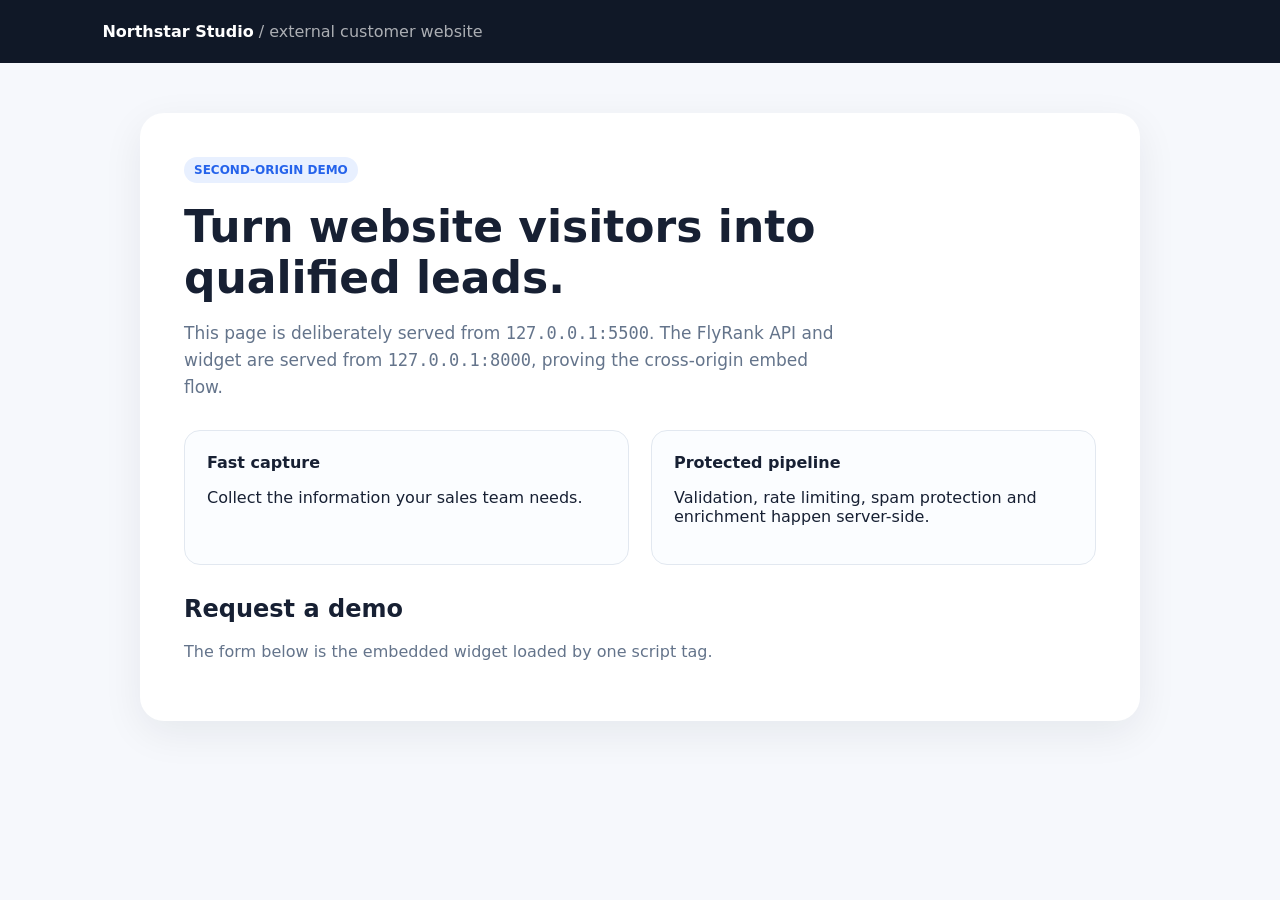
<file: Embeddable-Widget-Lead-Capture-Platform-main/customer-site/index.html>
<!doctype html>
<html>

<head>
    <meta charset="utf-8">
    <meta name="viewport" content="width=device-width,initial-scale=1">

    <title>Northstar Studio — Customer Site Demo</title>

    <style>
        body {
            margin: 0;
            font-family: Inter, system-ui, sans-serif;
            background: #f6f8fc;
            color: #172033;
        }

        header {
            padding: 22px 8%;
            background: #101827;
            color: #fff;
        }

        main {
            max-width: 1000px;
            margin: 50px auto;
            padding: 0 24px;
        }

        .hero {
            background: #fff;
            border-radius: 24px;
            padding: 44px;
            box-shadow: 0 12px 40px #0f172a12;
        }

        .pill {
            display: inline-block;
            padding: 6px 10px;
            border-radius: 99px;
            background: #e8f0ff;
            color: #2563eb;
            font-size: 12px;
            font-weight: 700;
        }

        h1 {
            font-size: 44px;
            max-width: 700px;
            margin: 18px 0 10px;
        }

        .sub {
            color: #64748b;
            max-width: 650px;
            font-size: 17px;
            line-height: 1.6;
        }

        .grid {
            display: grid;
            grid-template-columns: 1fr 1fr;
            gap: 22px;
            margin-top: 28px;
        }

        .card {
            padding: 22px;
            border: 1px solid #e2e8f0;
            border-radius: 16px;
            background: #fbfdff;
        }

        @media (max-width: 700px) {
            h1 {
                font-size: 34px;
            }

            .grid {
                grid-template-columns: 1fr;
            }

            .hero {
                padding: 28px;
            }
        }
    </style>
</head>

<body>

    <header>
        <strong>Northstar Studio</strong>
        <span style="opacity:.65">
            / external customer website
        </span>
    </header>

    <main>

        <section class="hero">

            <span class="pill">
                SECOND-ORIGIN DEMO
            </span>

            <h1>
                Turn website visitors into qualified leads.
            </h1>

            <p class="sub">
                This page is deliberately served from
                <code>127.0.0.1:5500</code>.
                The FlyRank API and widget are served from
                <code>127.0.0.1:8000</code>,
                proving the cross-origin embed flow.
            </p>

            <div class="grid">

                <div class="card">
                    <strong>
                        Fast capture
                    </strong>

                    <p>
                        Collect the information your sales team needs.
                    </p>
                </div>

                <div class="card">

                    <strong>
                        Protected pipeline
                    </strong>

                    <p>
                        Validation, rate limiting, spam protection
                        and enrichment happen server-side.
                    </p>

                </div>

            </div>

            <div style="margin-top:30px">

                <h2>
                    Request a demo
                </h2>

                <p style="color:#64748b">
                    The form below is the embedded widget loaded
                    by one script tag.
                </p>

                <!-- FlyRank Embedded Widget -->
                <script src="http://127.0.0.1:8000/widget.v1.js?id=1de78113-97c5-4dea-a549-f5bcbbed08c5">
                </script>

            </div>

        </section>

    </main>

</body>

</html>
</file>
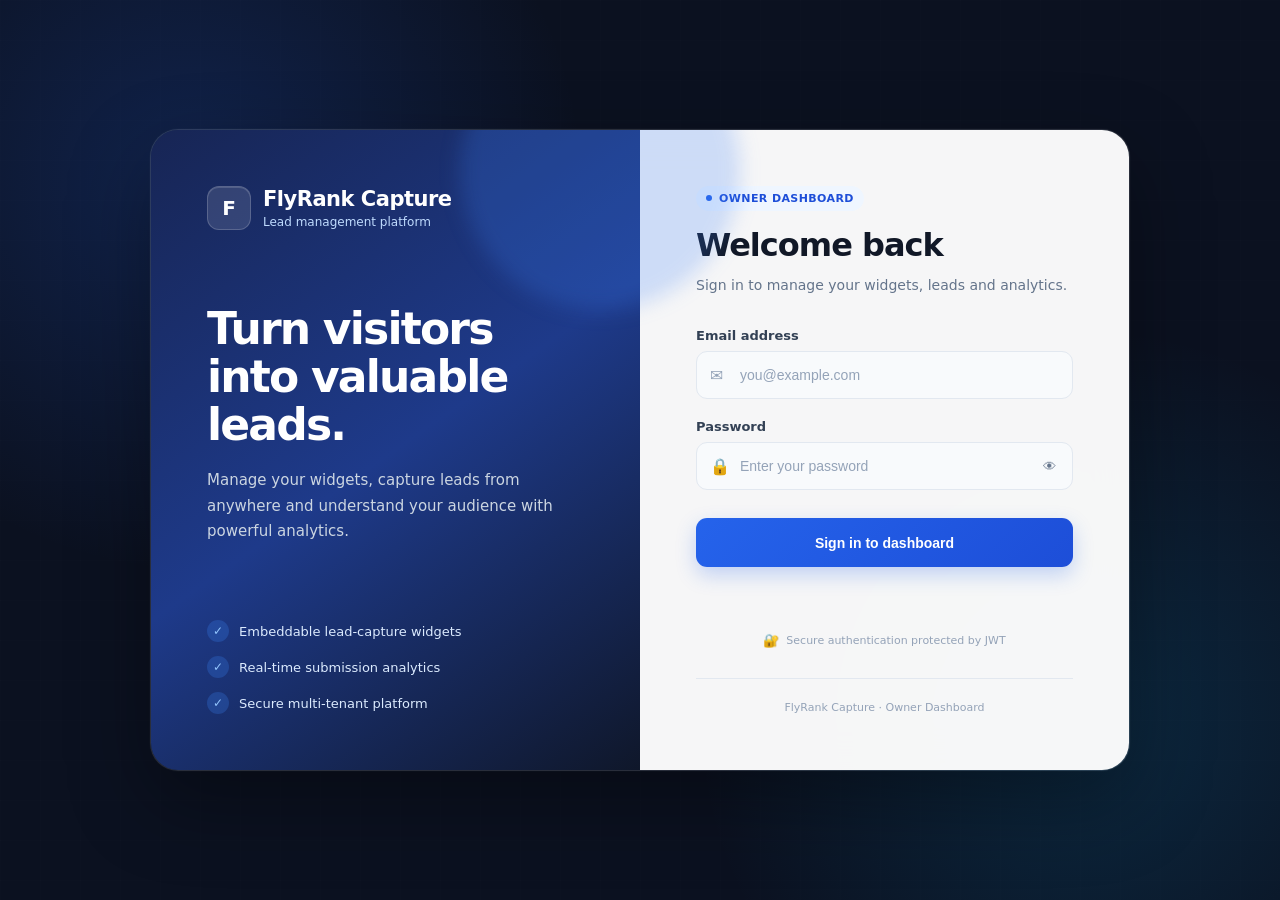
<file: Embeddable-Widget-Lead-Capture-Platform-main/dashboard/index.html>
<!doctype html><html><head><meta charset="utf-8"><meta name="viewport" content="width=device-width,initial-scale=1"><title>FlyRank Dashboard</title><link rel="stylesheet" href="style.css"></head><body><aside><div class="brand">FlyRank<span>Capture</span></div><p>Owner dashboard</p><button id="logout">Log out</button></aside><main><header><div><p class="eyebrow">OVERVIEW</p><h1>Lead capture command center</h1><p>Monitor widgets, submissions and geographic reach.</p></div></header><section class="stats"><div><span>Total submissions</span><strong id="total">—</strong></div><div><span>Active widgets</span><strong id="widgets">—</strong></div></section><section class="panel"><h2>Submissions over time</h2><div id="timeline" class="bars"></div></section><section class="panel"><h2>Recent submissions</h2><div id="table">Loading…</div></section><section class="panel"><h2>Geographic breakdown</h2><div id="geo">Loading…</div></section></main><script src="app.js"></script></body></html>
</file>
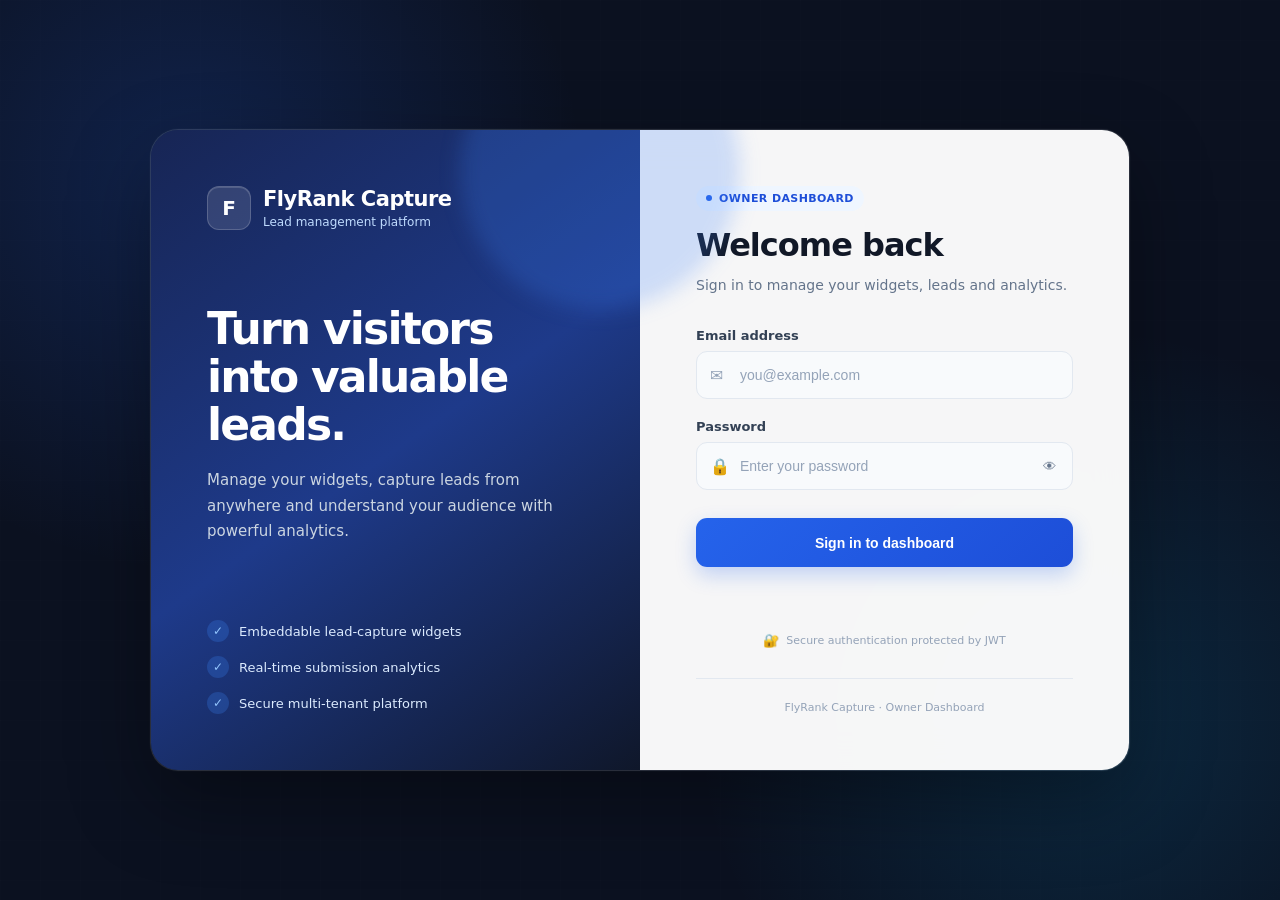
<file: Embeddable-Widget-Lead-Capture-Platform-main/dashboard/login.html>
<!DOCTYPE html>
<html lang="en">
<head>
    <meta charset="UTF-8">
    <meta
        name="viewport"
        content="width=device-width, initial-scale=1.0"
    >

    <title>FlyRank Capture — Login</title>

    <style>
        * {
            box-sizing: border-box;
            margin: 0;
            padding: 0;
        }

        :root {
            --bg: #0b1120;
            --bg-secondary: #111827;
            --card: rgba(255, 255, 255, 0.96);
            --primary: #2563eb;
            --primary-dark: #1d4ed8;
            --text: #111827;
            --muted: #64748b;
            --border: #e2e8f0;
            --danger: #dc2626;
            --success: #16a34a;
        }

        body {
            min-height: 100vh;
            font-family:
                Inter,
                ui-sans-serif,
                system-ui,
                -apple-system,
                BlinkMacSystemFont,
                "Segoe UI",
                sans-serif;

            background:
                radial-gradient(
                    circle at 15% 20%,
                    rgba(37, 99, 235, 0.22),
                    transparent 30%
                ),
                radial-gradient(
                    circle at 85% 80%,
                    rgba(14, 165, 233, 0.16),
                    transparent 30%
                ),
                var(--bg);

            color: var(--text);
            display: flex;
            align-items: center;
            justify-content: center;
            padding: 24px;
        }

        /* Background decoration */

        .background-grid {
            position: fixed;
            inset: 0;
            pointer-events: none;
            opacity: 0.25;

            background-image:
                linear-gradient(
                    rgba(255,255,255,0.035) 1px,
                    transparent 1px
                ),
                linear-gradient(
                    90deg,
                    rgba(255,255,255,0.035) 1px,
                    transparent 1px
                );

            background-size: 40px 40px;
        }

        /* Main container */

        .login-wrapper {
            position: relative;
            width: 100%;
            max-width: 980px;

            display: grid;
            grid-template-columns: 1fr 1fr;

            background: rgba(255, 255, 255, 0.05);
            border: 1px solid rgba(255, 255, 255, 0.08);
            border-radius: 28px;

            overflow: hidden;

            box-shadow:
                0 30px 80px rgba(0, 0, 0, 0.35),
                0 0 0 1px rgba(255, 255, 255, 0.02);

            backdrop-filter: blur(20px);
        }

        /* Brand panel */

        .brand-panel {
            position: relative;
            padding: 56px;

            color: white;

            background:
                linear-gradient(
                    145deg,
                    #172554 0%,
                    #1e3a8a 50%,
                    #0f172a 100%
                );

            display: flex;
            flex-direction: column;
            justify-content: space-between;
        }

        .brand-panel::after {
            content: "";
            position: absolute;

            width: 280px;
            height: 280px;

            right: -100px;
            top: -100px;

            border-radius: 50%;

            background: rgba(59, 130, 246, 0.22);
            filter: blur(10px);
        }

        .brand {
            position: relative;
            z-index: 2;

            display: flex;
            align-items: center;
            gap: 12px;
        }

        .brand-icon {
            width: 44px;
            height: 44px;

            border-radius: 12px;

            display: grid;
            place-items: center;

            font-size: 20px;
            font-weight: 800;

            background: rgba(255,255,255,0.12);
            border: 1px solid rgba(255,255,255,0.18);

            box-shadow:
                inset 0 1px 0 rgba(255,255,255,0.15);
        }

        .brand-name {
            font-size: 21px;
            font-weight: 800;
            letter-spacing: -0.5px;
        }

        .brand-subtitle {
            margin-top: 4px;
            color: #bfdbfe;
            font-size: 12px;
        }

        .brand-content {
            position: relative;
            z-index: 2;
            margin: 70px 0;
        }

        .brand-content h2 {
            font-size: clamp(30px, 4vw, 44px);
            line-height: 1.08;
            letter-spacing: -1.8px;
            margin-bottom: 20px;
        }

        .brand-content p {
            color: #cbd5e1;
            line-height: 1.7;
            font-size: 15px;
            max-width: 390px;
        }

        .feature-list {
            position: relative;
            z-index: 2;

            list-style: none;

            display: flex;
            flex-direction: column;
            gap: 14px;
        }

        .feature-list li {
            display: flex;
            align-items: center;
            gap: 10px;

            color: #dbeafe;
            font-size: 13px;
        }

        .check {
            width: 22px;
            height: 22px;

            display: grid;
            place-items: center;

            border-radius: 50%;

            background: rgba(59, 130, 246, 0.25);
            color: #93c5fd;

            font-size: 12px;
            font-weight: 800;
        }

        /* Login panel */

        .login-panel {
            background: var(--card);
            padding: 56px;
            display: flex;
            align-items: center;
        }

        .login-content {
            width: 100%;
            max-width: 390px;
            margin: auto;
        }

        .mobile-brand {
            display: none;
        }

        .login-header {
            margin-bottom: 32px;
        }

        .login-header .badge {
            display: inline-flex;
            align-items: center;
            gap: 7px;

            padding: 6px 10px;
            margin-bottom: 16px;

            border-radius: 999px;

            background: #eff6ff;
            color: #1d4ed8;

            font-size: 11px;
            font-weight: 800;
            letter-spacing: 0.4px;
            text-transform: uppercase;
        }

        .badge-dot {
            width: 6px;
            height: 6px;
            border-radius: 50%;
            background: #2563eb;
        }

        .login-header h1 {
            font-size: 32px;
            line-height: 1.15;
            letter-spacing: -1px;
            margin-bottom: 10px;
        }

        .login-header p {
            color: var(--muted);
            font-size: 14px;
            line-height: 1.6;
        }

        /* Form */

        .field {
            margin-bottom: 20px;
        }

        .field-header {
            display: flex;
            justify-content: space-between;
            align-items: center;

            margin-bottom: 8px;
        }

        label {
            font-size: 13px;
            font-weight: 700;
            color: #334155;
        }

        .input-wrapper {
            position: relative;
        }

        .input-icon {
            position: absolute;
            left: 14px;
            top: 50%;

            transform: translateY(-50%);

            color: #94a3b8;
            font-size: 16px;

            pointer-events: none;
        }

        input {
            width: 100%;
            height: 48px;

            border: 1px solid var(--border);
            border-radius: 11px;

            background: #f8fafc;

            padding: 0 14px 0 43px;

            color: #0f172a;
            font-size: 14px;

            outline: none;

            transition:
                border-color 0.2s ease,
                box-shadow 0.2s ease,
                background 0.2s ease;
        }

        input::placeholder {
            color: #94a3b8;
        }

        input:hover {
            background: #fff;
        }

        input:focus {
            background: #fff;
            border-color: #3b82f6;

            box-shadow:
                0 0 0 4px rgba(59, 130, 246, 0.10);
        }

        /* Password toggle */

        .password-toggle {
            position: absolute;

            right: 12px;
            top: 50%;

            transform: translateY(-50%);

            border: 0;
            background: transparent;

            color: #64748b;

            width: auto;
            padding: 5px;

            cursor: pointer;
        }

        .password-toggle:hover {
            color: #2563eb;
            background: transparent;
        }

        /* Submit */

        .submit-button {
            width: 100%;
            height: 49px;

            margin-top: 8px;

            border: 0;
            border-radius: 11px;

            background:
                linear-gradient(
                    135deg,
                    #2563eb,
                    #1d4ed8
                );

            color: white;

            font-size: 14px;
            font-weight: 800;

            cursor: pointer;

            box-shadow:
                0 8px 20px rgba(37, 99, 235, 0.25);

            transition:
                transform 0.15s ease,
                box-shadow 0.15s ease,
                opacity 0.15s ease;
        }

        .submit-button:hover {
            transform: translateY(-1px);

            box-shadow:
                0 12px 25px rgba(37, 99, 235, 0.32);
        }

        .submit-button:active {
            transform: translateY(0);
        }

        .submit-button:disabled {
            cursor: not-allowed;
            opacity: 0.7;
            transform: none;
        }

        /* Message */

        #m {
            min-height: 22px;
            margin-top: 16px;

            font-size: 13px;
            line-height: 1.5;
            text-align: center;

            color: var(--danger);
        }

        #m.success {
            color: var(--success);
        }

        .security-note {
            margin-top: 28px;

            display: flex;
            justify-content: center;
            align-items: center;
            gap: 7px;

            color: #94a3b8;
            font-size: 11px;
        }

        .security-icon {
            font-size: 13px;
        }

        /* Footer */

        .login-footer {
            margin-top: 30px;

            padding-top: 22px;

            border-top: 1px solid #e2e8f0;

            text-align: center;

            color: #94a3b8;
            font-size: 11px;
        }

        /* Loading */

        .spinner {
            display: inline-block;

            width: 15px;
            height: 15px;

            border: 2px solid rgba(255,255,255,0.35);
            border-top-color: white;

            border-radius: 50%;

            animation: spin 0.7s linear infinite;

            vertical-align: middle;
            margin-right: 7px;
        }

        @keyframes spin {
            to {
                transform: rotate(360deg);
            }
        }

        /* Responsive */

        @media (max-width: 800px) {

            body {
                padding: 16px;
            }

            .login-wrapper {
                grid-template-columns: 1fr;
                max-width: 480px;
                border-radius: 22px;
            }

            .brand-panel {
                display: none;
            }

            .login-panel {
                padding: 38px 28px;
            }

            .mobile-brand {
                display: flex;

                align-items: center;
                gap: 10px;

                margin-bottom: 32px;
            }

            .mobile-brand-icon {
                width: 38px;
                height: 38px;

                display: grid;
                place-items: center;

                border-radius: 10px;

                background: #2563eb;
                color: white;

                font-weight: 800;
            }

            .mobile-brand-name {
                font-size: 18px;
                font-weight: 800;
            }
        }

        @media (max-width: 420px) {

            .login-panel {
                padding: 30px 20px;
            }

            .login-header h1 {
                font-size: 28px;
            }
        }
    </style>
</head>

<body>

    <div class="background-grid"></div>

    <main class="login-wrapper">

        <!-- BRANDING PANEL -->
        <section class="brand-panel">

            <div class="brand">
                <div class="brand-icon">F</div>

                <div>
                    <div class="brand-name">
                        FlyRank Capture
                    </div>

                    <div class="brand-subtitle">
                        Lead management platform
                    </div>
                </div>
            </div>

            <div class="brand-content">

                <h2>
                    Turn visitors<br>
                    into valuable leads.
                </h2>

                <p>
                    Manage your widgets, capture leads from
                    anywhere and understand your audience
                    with powerful analytics.
                </p>

            </div>

            <ul class="feature-list">

                <li>
                    <span class="check">✓</span>
                    Embeddable lead-capture widgets
                </li>

                <li>
                    <span class="check">✓</span>
                    Real-time submission analytics
                </li>

                <li>
                    <span class="check">✓</span>
                    Secure multi-tenant platform
                </li>

            </ul>

        </section>


        <!-- LOGIN PANEL -->
        <section class="login-panel">

            <div class="login-content">

                <!-- Mobile branding -->

                <div class="mobile-brand">

                    <div class="mobile-brand-icon">
                        F
                    </div>

                    <div class="mobile-brand-name">
                        FlyRank Capture
                    </div>

                </div>


                <!-- Header -->

                <header class="login-header">

                    <div class="badge">
                        <span class="badge-dot"></span>
                        Owner Dashboard
                    </div>

                    <h1>
                        Welcome back
                    </h1>

                    <p>
                        Sign in to manage your widgets,
                        leads and analytics.
                    </p>

                </header>


                <!-- Login Form -->

                <form id="form" novalidate>

                    <div class="field">

                        <div class="field-header">
                            <label for="email">
                                Email address
                            </label>
                        </div>

                        <div class="input-wrapper">

                            <span class="input-icon">
                                ✉
                            </span>

                            <input
                                id="email"
                                name="email"
                                type="email"
                                placeholder="you@example.com"
                                autocomplete="email"
                                required
                            >

                        </div>

                    </div>


                    <div class="field">

                        <div class="field-header">
                            <label for="password">
                                Password
                            </label>
                        </div>

                        <div class="input-wrapper">

                            <span class="input-icon">
                                🔒
                            </span>

                            <input
                                id="password"
                                name="password"
                                type="password"
                                placeholder="Enter your password"
                                autocomplete="current-password"
                                required
                            >

                            <button
                                type="button"
                                class="password-toggle"
                                id="togglePassword"
                                aria-label="Show password"
                            >
                                👁
                            </button>

                        </div>

                    </div>


                    <button
                        type="submit"
                        class="submit-button"
                        id="submitButton"
                    >
                        Sign in to dashboard
                    </button>

                    <div id="m" role="alert"></div>

                </form>


                <div class="security-note">
                    <span class="security-icon">🔐</span>
                    Secure authentication protected by JWT
                </div>


                <footer class="login-footer">
                    FlyRank Capture · Owner Dashboard
                </footer>

            </div>

        </section>

    </main>


    <script>
        const form = document.getElementById("form");
        const emailInput = document.getElementById("email");
        const passwordInput = document.getElementById("password");
        const message = document.getElementById("m");
        const submitButton = document.getElementById("submitButton");
        const togglePassword =
            document.getElementById("togglePassword");


        /* Password visibility */

        togglePassword.addEventListener("click", () => {

            const isPassword =
                passwordInput.type === "password";

            passwordInput.type =
                isPassword ? "text" : "password";

            togglePassword.textContent =
                isPassword ? "🙈" : "👁";

            togglePassword.setAttribute(
                "aria-label",
                isPassword
                    ? "Hide password"
                    : "Show password"
            );
        });


        /* Login */

        form.addEventListener("submit", async (event) => {

            event.preventDefault();

            message.textContent = "";
            message.className = "";

            const email =
                emailInput.value.trim();

            const password =
                passwordInput.value;


            /* Client-side validation */

            if (!email || !password) {

                message.textContent =
                    "Please enter your email and password.";

                return;
            }


            submitButton.disabled = true;

            submitButton.innerHTML =
                '<span class="spinner"></span>Signing in...';


            try {

                const body = new URLSearchParams({
                    username: email,
                    password: password
                });


                const response = await fetch(
                    "http://localhost:8000/api/v1/auth/login",
                    {
                        method: "POST",

                        headers: {
                            "Content-Type":
                                "application/x-www-form-urlencoded"
                        },

                        body: body
                    }
                );


                let data;

                try {
                    data = await response.json();
                } catch {
                    data = {};
                }


                if (!response.ok) {

                    message.textContent =
                        data.detail ||
                        "Invalid email or password.";

                    return;
                }


                if (!data.access_token) {

                    message.textContent =
                        "Login succeeded, but no access token was received.";

                    return;
                }


                /* Store JWT */

                localStorage.setItem(
                    "flyrank_token",
                    data.access_token
                );


                message.textContent =
                    "Login successful. Redirecting...";

                message.className = "success";


                /* Small UX delay */

                setTimeout(() => {
                    window.location.href = "index.html";
                }, 350);


            } catch (error) {

                console.error(
                    "Login request failed:",
                    error
                );

                message.textContent =
                    "Unable to connect to the FlyRank server. Please make sure the API is running.";

            } finally {

                submitButton.disabled = false;

                submitButton.textContent =
                    "Sign in to dashboard";
            }

        });
    </script>

</body>
</html>
</file>
<file: Embeddable-Widget-Lead-Capture-Platform-main/dashboard/style.css>
:root{font-family:Inter,system-ui,sans-serif;color:#172033;background:#f5f7fb}*{box-sizing:border-box}body{margin:0;display:flex;min-height:100vh}aside{width:240px;background:#101827;color:#fff;padding:28px 22px;display:flex;flex-direction:column}.brand{font-weight:800;font-size:21px}.brand span{font-weight:400;color:#8fb2ff}aside p{color:#94a3b8;font-size:13px}aside button{margin-top:auto;padding:10px;border:1px solid #334155;background:transparent;color:#fff;border-radius:9px;cursor:pointer}main{flex:1;max-width:1200px;padding:44px;margin:auto}.eyebrow{font-size:11px;font-weight:800;letter-spacing:.14em;color:#2563eb}h1{margin:6px 0;font-size:34px}header p{color:#64748b}.stats{display:grid;grid-template-columns:repeat(2,1fr);gap:18px;margin:30px 0}.stats div,.panel{background:#fff;border:1px solid #e2e8f0;border-radius:16px;padding:22px;box-shadow:0 8px 24px #0f172a08}.stats span{display:block;color:#64748b;font-size:13px}.stats strong{display:block;font-size:32px;margin-top:8px}.panel{margin-top:18px}.panel h2{font-size:17px}.bars{display:flex;gap:10px;align-items:end;min-height:150px}.bar{flex:1;background:#dbeafe;border-radius:6px 6px 0 0;min-width:10px;position:relative}.bar small{position:absolute;top:-18px;left:50%;transform:translateX(-50%);font-size:10px}.row{display:grid;grid-template-columns:1fr 1fr 1fr 1fr;padding:12px 0;border-bottom:1px solid #eef2f7;font-size:13px}.muted{color:#64748b}@media(max-width:800px){body{display:block}aside{width:auto;min-height:auto;flex-direction:row;align-items:center;gap:20px}aside p{display:none}aside button{margin-left:auto;margin-top:0}.stats{grid-template-columns:1fr}main{padding:24px}.row{grid-template-columns:1fr 1fr}}
</file>
